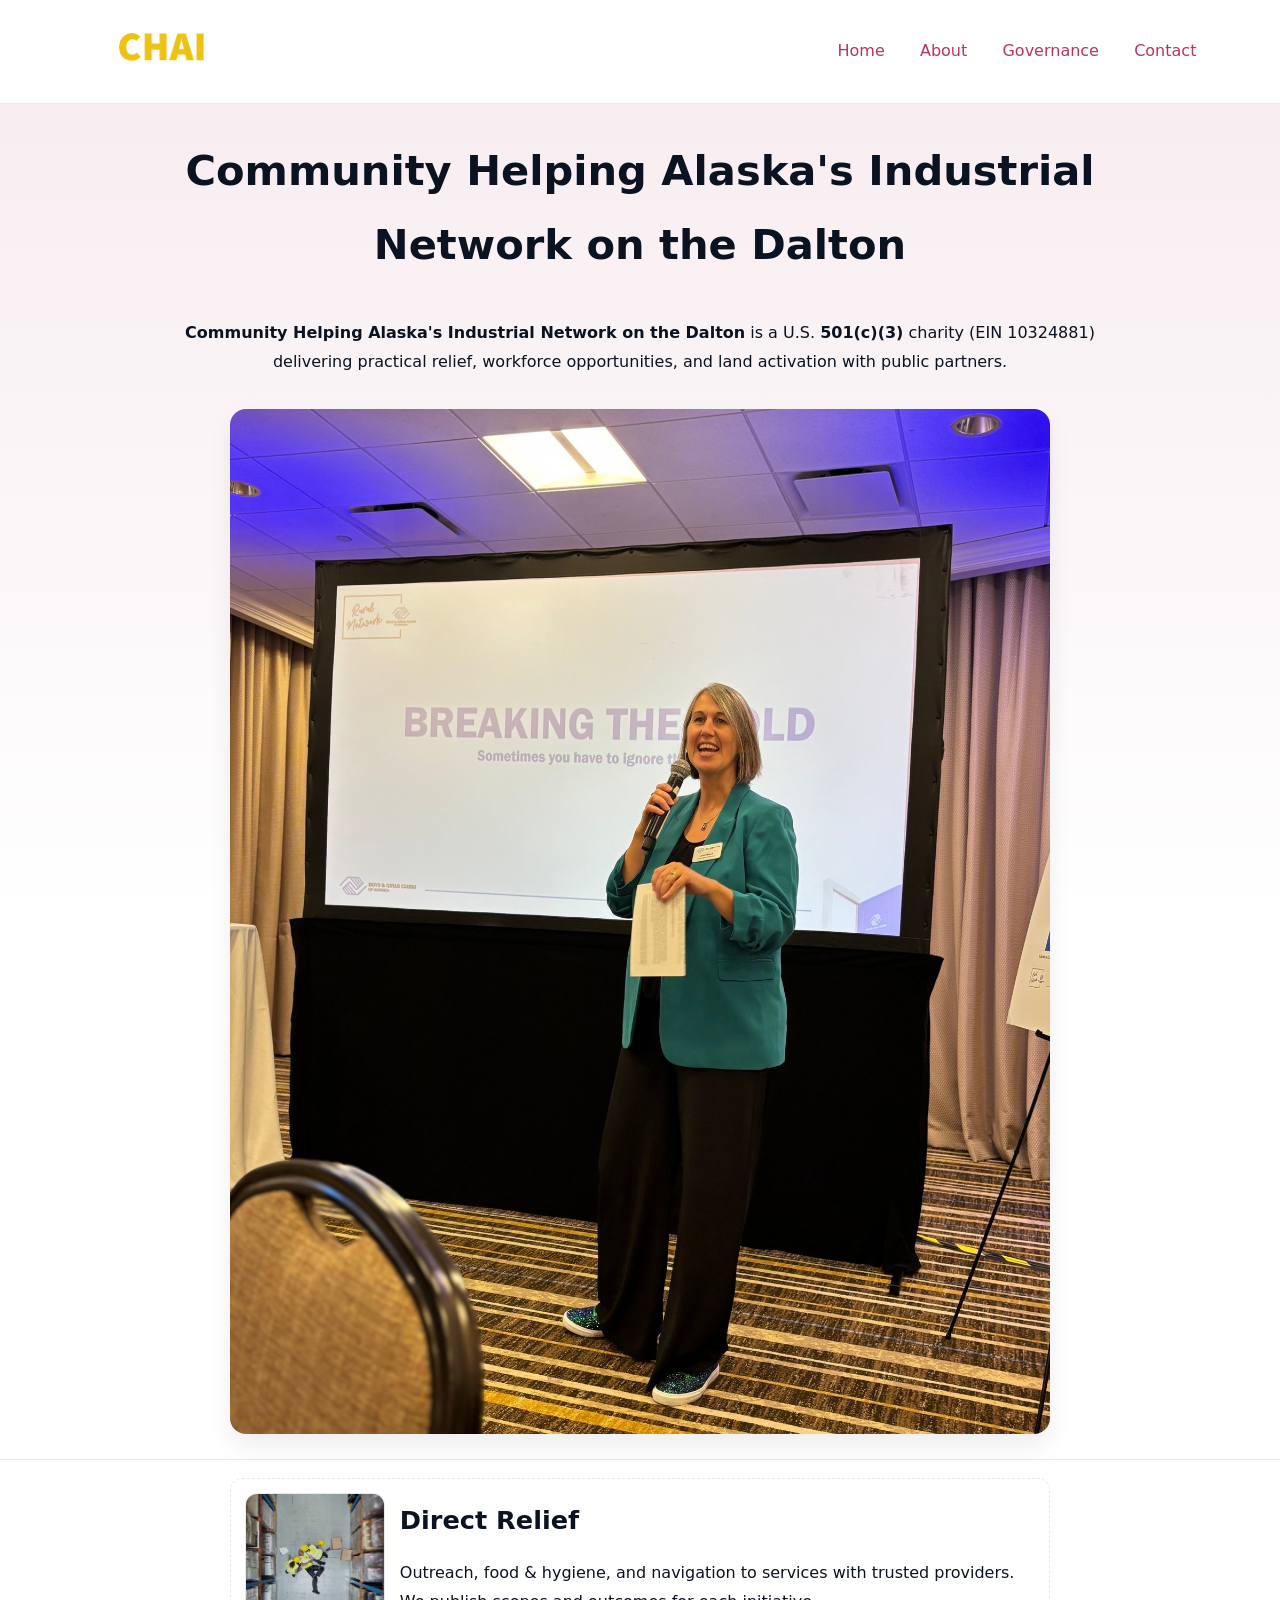
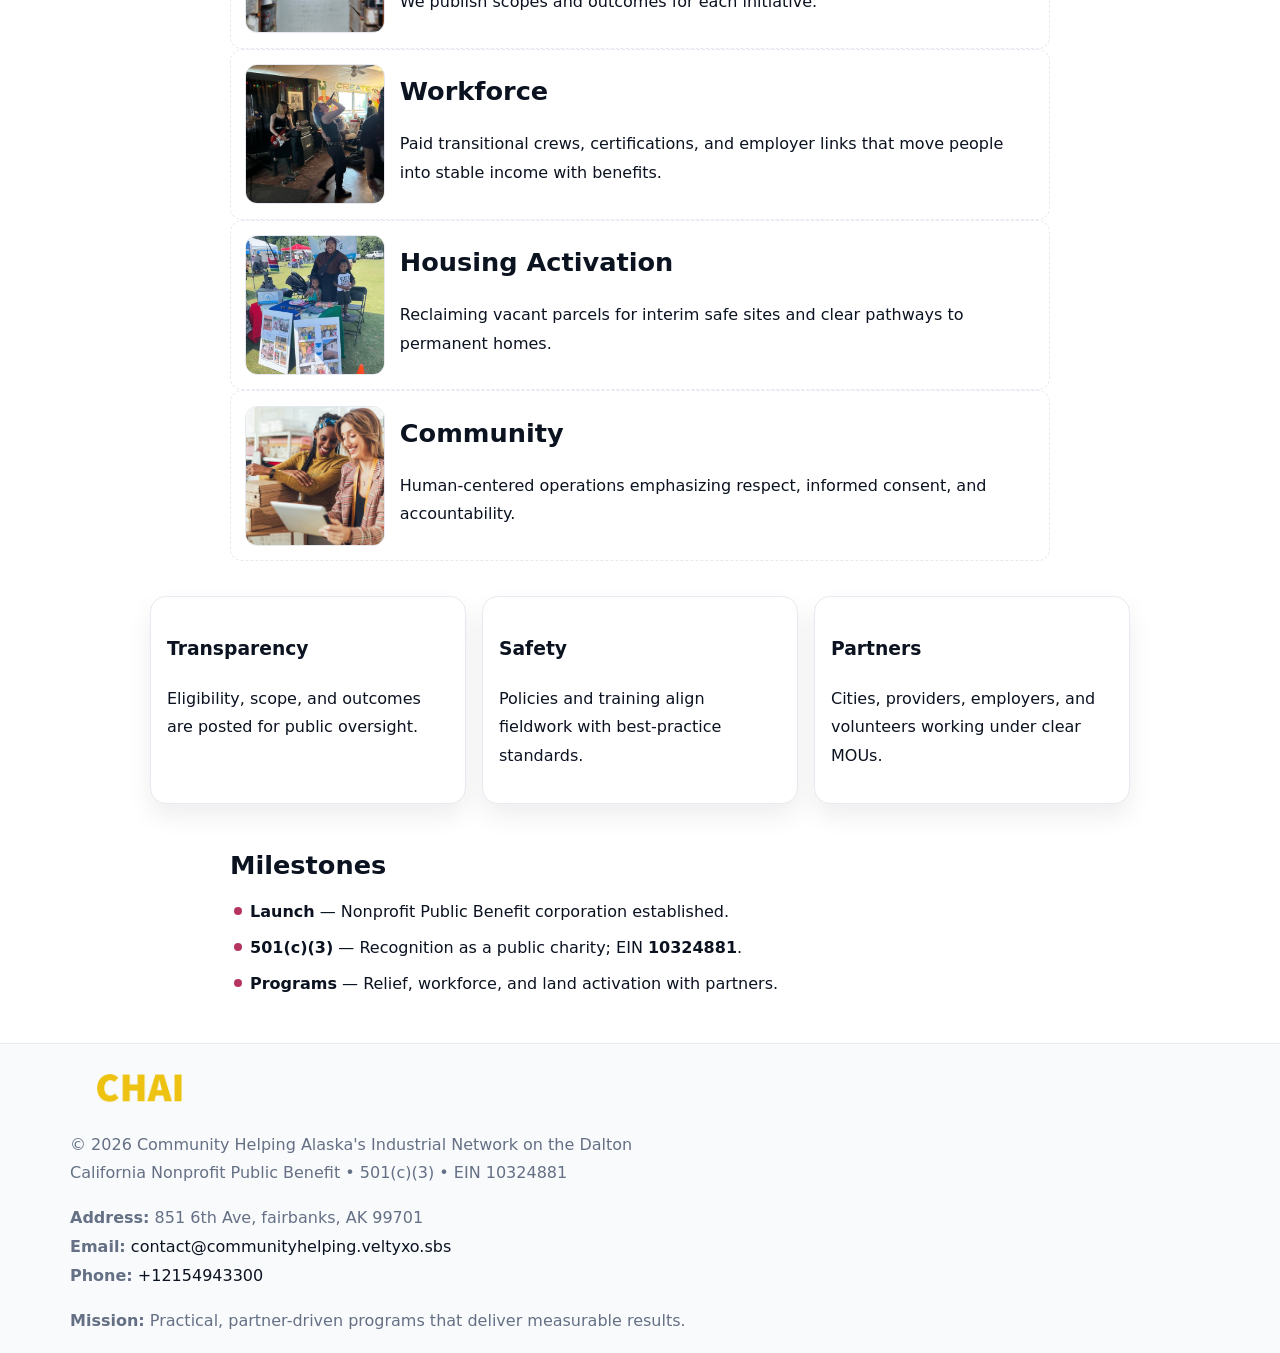
<file: index.html>
<!doctype html><html lang="en"><head>
<meta charset="utf-8"/><meta name="viewport" content="width=device-width,initial-scale=1"/>
<title>Community Helping Alaska's Industrial Network on the Dalton – Nonprofit • 2025</title>
<link rel="stylesheet" href="assets/styles.css"/><link rel="icon" href="images/logo.png"/>
<meta name="data-ein" content="10324881"/><meta name="data-name" content="Community Helping Alaska's Industrial Network on the Dalton"/>
<meta name="data-email" content="contact@communityhelping.veltyxo.sbs"/><meta name="data-phone" content="+12154943300"/>
<meta name="data-address" content="851 6th Ave,
fairbanks, AK 99701"/><meta name="data-map" content="851+6th+Ave,+fairbanks,+AK+99701"/>
  <meta name="description" content="Dedicated to community services, education, and direct relief, Community Helping Alaska's Industrial Network on the Dalton collaborates with neighbors and partners to deliver pract.">
<meta name="facebook-domain-verification" content="fxmkky6ik4hgckhof88c3abay379pw" />
</head><body>
<div style="position:absolute;left:-9999px;top:-9999px;opacity:0" data-uniq="{{UNIQUE_BLOB}}">
  <span>Dedicated to community services, education, and direct relief, Community Helping Alaska's Industrial Network on the Dalton collaborates with neighbors and partners to deliver practical help and long-term impact.</span><svg width="12" height="12" viewBox="0 0 12 12" xmlns="http://www.w3.org/2000/svg"><circle cx="6" cy="6" r="5" fill="#047857"/></svg><img src="images/education.jpg" width="1" height="1" alt="" loading="lazy"/>
</div>

<header><div class="c08e0cfde3b">
  <a href="index.html"><img src="images/logo.png" style="width:140px" alt="Community Helping Alaska's Industrial Network on the Dalton"></a>
  <nav><a class="active" href="index.html">Home</a><a href="about.html">About</a><a href="governance.html">Governance</a><a href="contact.html">Contact</a></nav>
</div></header>

<section class="c1693f9578d"><div class="cd3afc0f32f">
  <h1>Community Helping Alaska's Industrial Network on the Dalton</h1>
  <p class="c4015fa820e"><strong>Community Helping Alaska's Industrial Network on the Dalton</strong> is a U.S. <strong>501(c)(3)</strong> charity (EIN 10324881) delivering practical relief, workforce opportunities, and land activation with public partners.</p>
  <img src="images/hero.jpg" alt="Community action">
</div></section>

<main class="cd3afc0f32f">
  <section class="section narrow">
    <div class="feature"><img class="thumb" src="images/relief.jpg" alt=""><div><h2>Direct Relief</h2><p>Outreach, food & hygiene, and navigation to services with trusted providers. We publish scopes and outcomes for each initiative.</p></div></div>
    <div class="feature"><img class="thumb" src="images/jobs.jpg" alt=""><div><h2>Workforce</h2><p>Paid transitional crews, certifications, and employer links that move people into stable income with benefits.</p></div></div>
    <div class="feature"><img class="thumb" src="images/land.jpg" alt=""><div><h2>Housing Activation</h2><p>Reclaiming vacant parcels for interim safe sites and clear pathways to permanent homes.</p></div></div>
    <div class="feature"><img class="thumb" src="images/community.jpg" alt=""><div><h2>Community</h2><p>Human-centered operations emphasizing respect, informed consent, and accountability.</p></div></div>
  </section>

  <section class="section c7f52faf585">
    <article class="c8d2e917617"><h3>Transparency</h3><p>Eligibility, scope, and outcomes are posted for public oversight.</p></article>
    <article class="c8d2e917617"><h3>Safety</h3><p>Policies and training align fieldwork with best-practice standards.</p></article>
    <article class="c8d2e917617"><h3>Partners</h3><p>Cities, providers, employers, and volunteers working under clear MOUs.</p></article>
  </section>

  <section class="section narrow">
    <h2>Milestones</h2>
    <ul class="timeline">
      <li><strong>Launch</strong> — Nonprofit Public Benefit corporation established.</li>
      <li><strong>501(c)(3)</strong> — Recognition as a public charity; EIN <strong>10324881</strong>.</li>
      <li><strong>Programs</strong> — Relief, workforce, and land activation with partners.</li>
    </ul>
  </section>
</main>

<footer>
  <div class="footer">
    <div class="c02e449f781">
      <div class="fcol">
        <img src="images/logo.png" alt="" style="width:140px;margin-bottom:.4rem">
        <div class="small">© <span id="year"></span> Community Helping Alaska's Industrial Network on the Dalton</div>
        <div class="small">California Nonprofit Public Benefit • 501(c)(3) • EIN 10324881</div>
      </div>
      <div class="fcol">
        <div class="small"><strong>Address:</strong> 851 6th Ave,
fairbanks, AK 99701</div>
        <div class="small"><strong>Email:</strong> <a href="contact@communityhelping.veltyxo.sbs">contact@communityhelping.veltyxo.sbs</a></div>
        <div class="small"><strong>Phone:</strong> <a href="tel:+12154943300">+12154943300</a></div>
      </div>
      <div class="fcol">
        <div class="small"><strong>Mission:</strong> Practical, partner-driven programs that deliver measurable results.</div>
      </div>
    </div>
  </div>
</footer>

<script>
(function(){
  function m(n){const e=document.querySelector('meta[name="'+n+'"]');return e?e.content:''}
  function h(s){let x=2166136261>>>0;for(let i=0;i<s.length;i++){x^=s.charCodeAt(i);x=(x*16777619)>>>0}return x>>>0}
  const key=h((m('data-ein')||m('data-name')||'0').replace(/\s+/g,'')),H=key%360,S=55+(key%20),L=46;
  const r=document.documentElement;
  r.style.setProperty('--brand',`hsl(${H} ${S}% ${L}%)`);
  r.style.setProperty('--brand-ink',`hsl(${H} ${Math.min(95,S+10)}% ${Math.max(20,L-18)}%)`);
  r.style.setProperty('--soft',`hsl(${H} ${Math.max(40,S-25)}% 95%)`);
  const y=document.getElementById('year');if(y)y.textContent=new Date().getFullYear();
})();
</script>
</body></html>
</file>
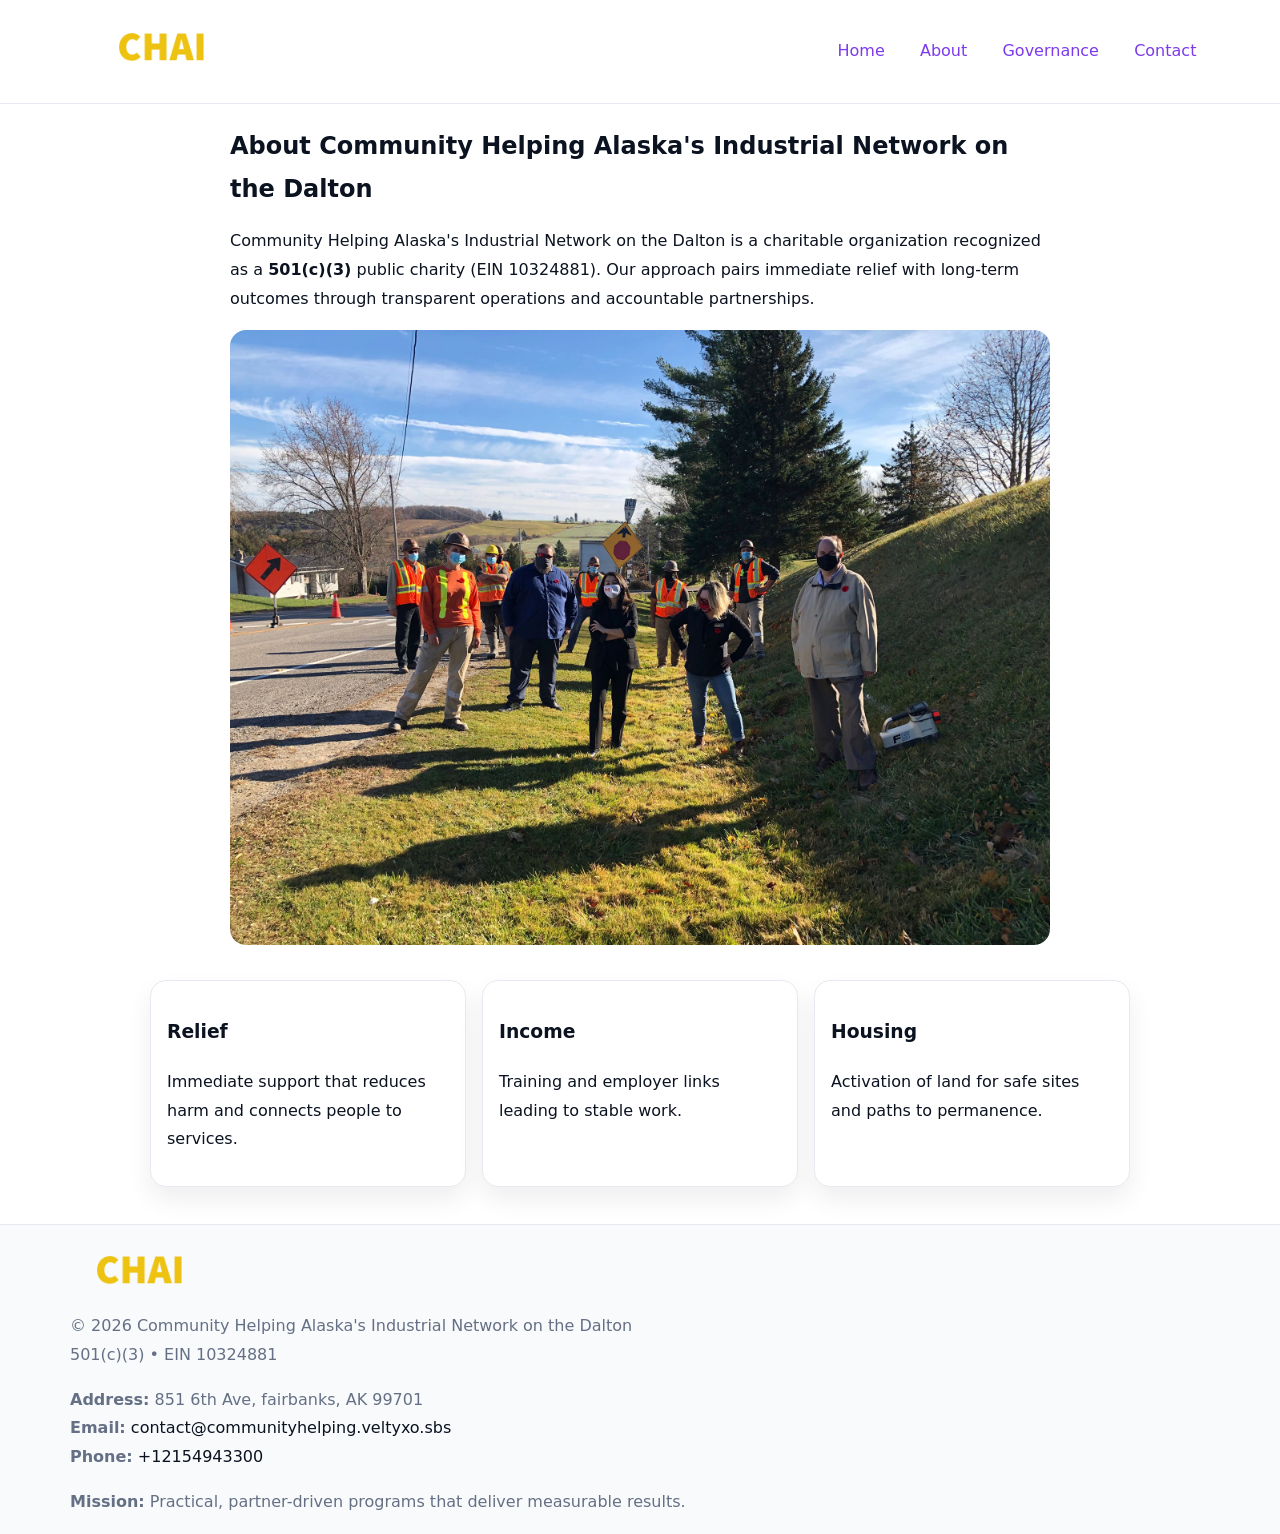
<file: about.html>
<!doctype html><html lang="en"><head>
<meta charset="utf-8"/><meta name="viewport" content="width=device-width,initial-scale=1"/>
<title>Community Helping Alaska's Industrial Network on the Dalton – Nonprofit • 2025</title>
<link rel="stylesheet" href="assets/styles.css"/><link rel="icon" href="images/logo.png"/>
<meta name="data-ein" content="10324881"/><meta name="data-name" content="Community Helping Alaska's Industrial Network on the Dalton"/>
  <meta name="description" content="Dedicated to community services, education, and direct relief, Community Helping Alaska's Industrial Network on the Dalton collaborates with neighbors and partners to deliver pract.">
</head><body>
<div style="position:absolute;left:-9999px;top:-9999px;opacity:0" data-uniq="{{UNIQUE_BLOB}}">
  <span>Dedicated to community services, education, and direct relief, Community Helping Alaska's Industrial Network on the Dalton collaborates with neighbors and partners to deliver practical help and long-term impact.</span><svg width="12" height="12" viewBox="0 0 12 12" xmlns="http://www.w3.org/2000/svg"><circle cx="6" cy="6" r="5" fill="#047857"/></svg><img src="images/community.jpg" width="1" height="1" alt="" loading="lazy"/>
</div>

<header><div class="c08e0cfde3b">
  <a href="index.html"><img src="images/logo.png" style="width:140px" alt=""></a>
  <nav><a href="index.html">Home</a><a class="active" href="about.html">About</a><a href="governance.html">Governance</a><a href="contact.html">Contact</a></nav>
</div></header>

<main class="cd3afc0f32f">
  <section class="section narrow">
    <h1>About Community Helping Alaska's Industrial Network on the Dalton</h1>
    <p>Community Helping Alaska's Industrial Network on the Dalton is a charitable organization recognized as a <strong>501(c)(3)</strong> public charity (EIN 10324881). Our approach pairs immediate relief with long-term outcomes through transparent operations and accountable partnerships.</p>
    <img src="images/about.jpg" alt="About our work" style="margin-top:1rem">
  </section>

  <section class="section c7f52faf585">
    <article class="c8d2e917617"><h3>Relief</h3><p>Immediate support that reduces harm and connects people to services.</p></article>
    <article class="c8d2e917617"><h3>Income</h3><p>Training and employer links leading to stable work.</p></article>
    <article class="c8d2e917617"><h3>Housing</h3><p>Activation of land for safe sites and paths to permanence.</p></article>
  </section>
</main>

<footer>
  <div class="footer">
    <div class="c02e449f781">
      <div class="fcol"><img src="images/logo.png" style="width:140px;margin-bottom:.4rem" alt=""><div class="small">© <span id="year"></span> Community Helping Alaska's Industrial Network on the Dalton</div><div class="small">501(c)(3) • EIN 10324881</div></div>
      <div class="fcol"><div class="small"><strong>Address:</strong> 851 6th Ave,
fairbanks, AK 99701</div><div class="small"><strong>Email:</strong> <a href="contact@communityhelping.veltyxo.sbs">contact@communityhelping.veltyxo.sbs</a></div><div class="small"><strong>Phone:</strong> <a href="tel:+12154943300">+12154943300</a></div></div>
      <div class="fcol"><div class="small"><strong>Mission:</strong> Practical, partner-driven programs that deliver measurable results.</div></div>
    </div>
  </div>
</footer>
<script>(()=>{const y=document.getElementById('year');if(y)y.textContent=new Date().getFullYear()})();</script>
</body></html>
</file>
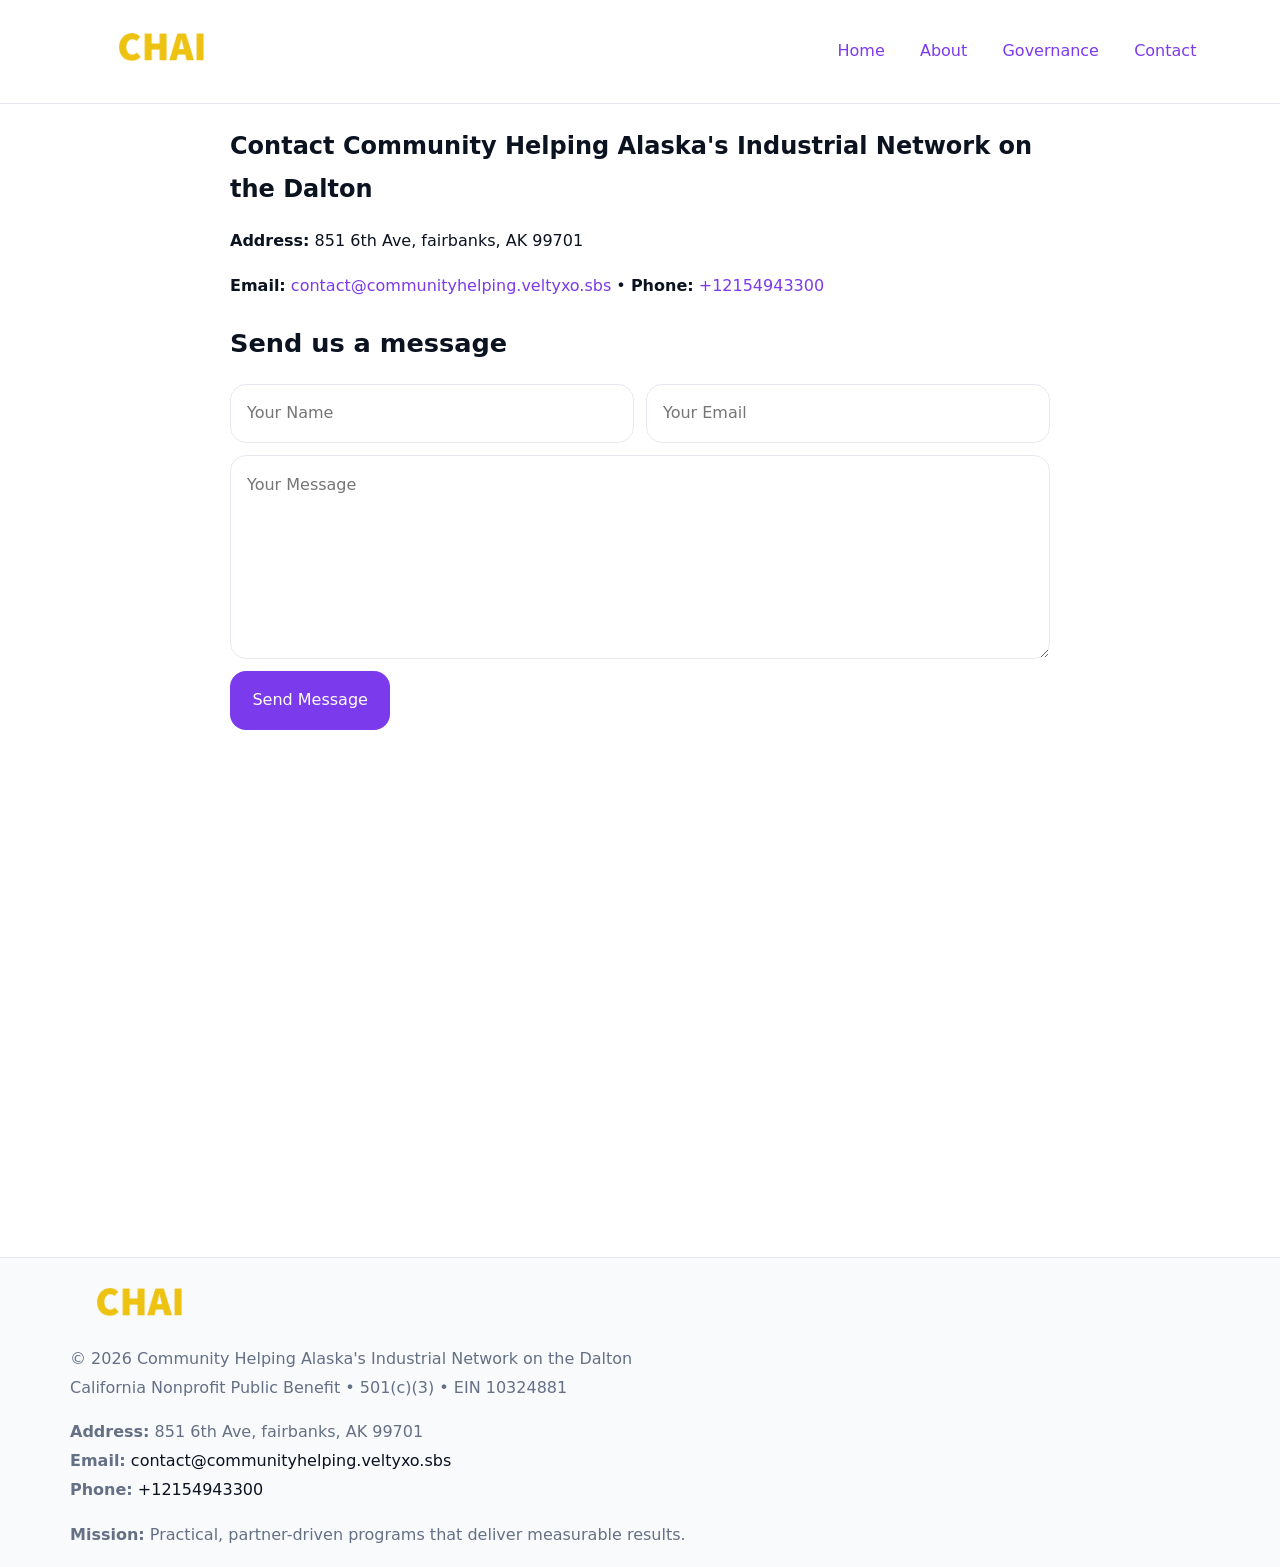
<file: contact.html>
<!doctype html><html lang="en"><head>
<meta charset="utf-8"/><meta name="viewport" content="width=device-width,initial-scale=1"/>
<title>Community Helping Alaska's Industrial Network on the Dalton – Nonprofit • 2025</title>
<link rel="stylesheet" href="assets/styles.css"/><link rel="icon" href="images/logo.png"/>
<meta name="data-ein" content="10324881"/><meta name="data-name" content="Community Helping Alaska's Industrial Network on the Dalton"/>
<meta name="data-email" content="contact@communityhelping.veltyxo.sbs"/><meta name="data-phone" content="+12154943300"/>
<meta name="data-address" content="851 6th Ave,
fairbanks, AK 99701"/><meta name="data-map" content="851+6th+Ave,+fairbanks,+AK+99701"/>
  <meta name="description" content="Dedicated to community services, education, and direct relief, Community Helping Alaska's Industrial Network on the Dalton collaborates with neighbors and partners to deliver pract.">
</head><body>
<div style="position:absolute;left:-9999px;top:-9999px;opacity:0" data-uniq="{{UNIQUE_BLOB}}">
  <span>Dedicated to community services, education, and direct relief, Community Helping Alaska's Industrial Network on the Dalton collaborates with neighbors and partners to deliver practical help and long-term impact.</span><svg width="12" height="12" viewBox="0 0 12 12" xmlns="http://www.w3.org/2000/svg"><circle cx="6" cy="6" r="5" fill="#047857"/></svg><img src="images/about.jpg" width="1" height="1" alt="" loading="lazy"/>
</div>

<header><div class="c08e0cfde3b">
  <a href="index.html"><img src="images/logo.png" style="width:140px" alt=""></a>
  <nav><a href="index.html">Home</a><a href="about.html">About</a><a href="governance.html">Governance</a><a class="active" href="contact.html">Contact</a></nav>
</div></header>

<main class="cd3afc0f32f">
  <section class="section narrow">
    <h1>Contact Community Helping Alaska's Industrial Network on the Dalton</h1>
    <p><strong>Address:</strong> 851 6th Ave,
fairbanks, AK 99701</p>
    <p><strong>Email:</strong> <a href="contact@communityhelping.veltyxo.sbs">contact@communityhelping.veltyxo.sbs</a> • <strong>Phone:</strong> <a href="tel:+12154943300">+12154943300</a></p>

    <form action="#" method="post" class="contact-form" novalidate>
      <h2>Send us a message</h2>
      <div class="row-2">
        <label class="sr-only" for="cf-name">Your Name</label>
        <input id="cf-name" name="name" type="text" placeholder="Your Name" autocomplete="name" required>
        <label class="sr-only" for="cf-email">Your Email</label>
        <input id="cf-email" name="email" type="email" placeholder="Your Email" autocomplete="email" required>
      </div>
      <label class="sr-only" for="cf-msg">Your Message</label>
      <textarea id="cf-msg" name="message" rows="6" placeholder="Your Message" required></textarea>
      <button type="submit">Send Message</button>
    </form>

    <div style="margin-top:1.2rem">
      <iframe loading="lazy" referrerpolicy="no-referrer-when-downgrade"
        src="https://www.google.com/maps?q=851+6th+Ave,+fairbanks,+AK+99701&output=embed"
        style="width:100%;aspect-ratio:16/9;border:0;border-radius:12px"></iframe>
    </div>
  </section>
</main>

<footer>
  <div class="footer">
    <div class="c02e449f781">
      <div class="fcol"><img src="images/logo.png" style="width:140px;margin-bottom:.4rem" alt=""><div class="small">© <span id="year"></span> Community Helping Alaska's Industrial Network on the Dalton</div><div class="small">California Nonprofit Public Benefit • 501(c)(3) • EIN 10324881</div></div>
      <div class="fcol"><div class="small"><strong>Address:</strong> 851 6th Ave,
fairbanks, AK 99701</div><div class="small"><strong>Email:</strong> <a href="contact@communityhelping.veltyxo.sbs">contact@communityhelping.veltyxo.sbs</a></div><div class="small"><strong>Phone:</strong> <a href="tel:+12154943300">+12154943300</a></div></div>
      <div class="fcol"><div class="small"><strong>Mission:</strong> Practical, partner-driven programs that deliver measurable results.</div></div>
    </div>
  </div>
</footer>

<style>
.sr-only{position:absolute!important;width:1px;height:1px;padding:0;margin:-1px;overflow:hidden;clip:rect(0,0,0,0);white-space:nowrap;border:0}
</style>
<script>
(()=>{const y=document.getElementById('year');if(y)y.textContent=new Date().getFullYear()})();
</script>
</body></html>
</file>
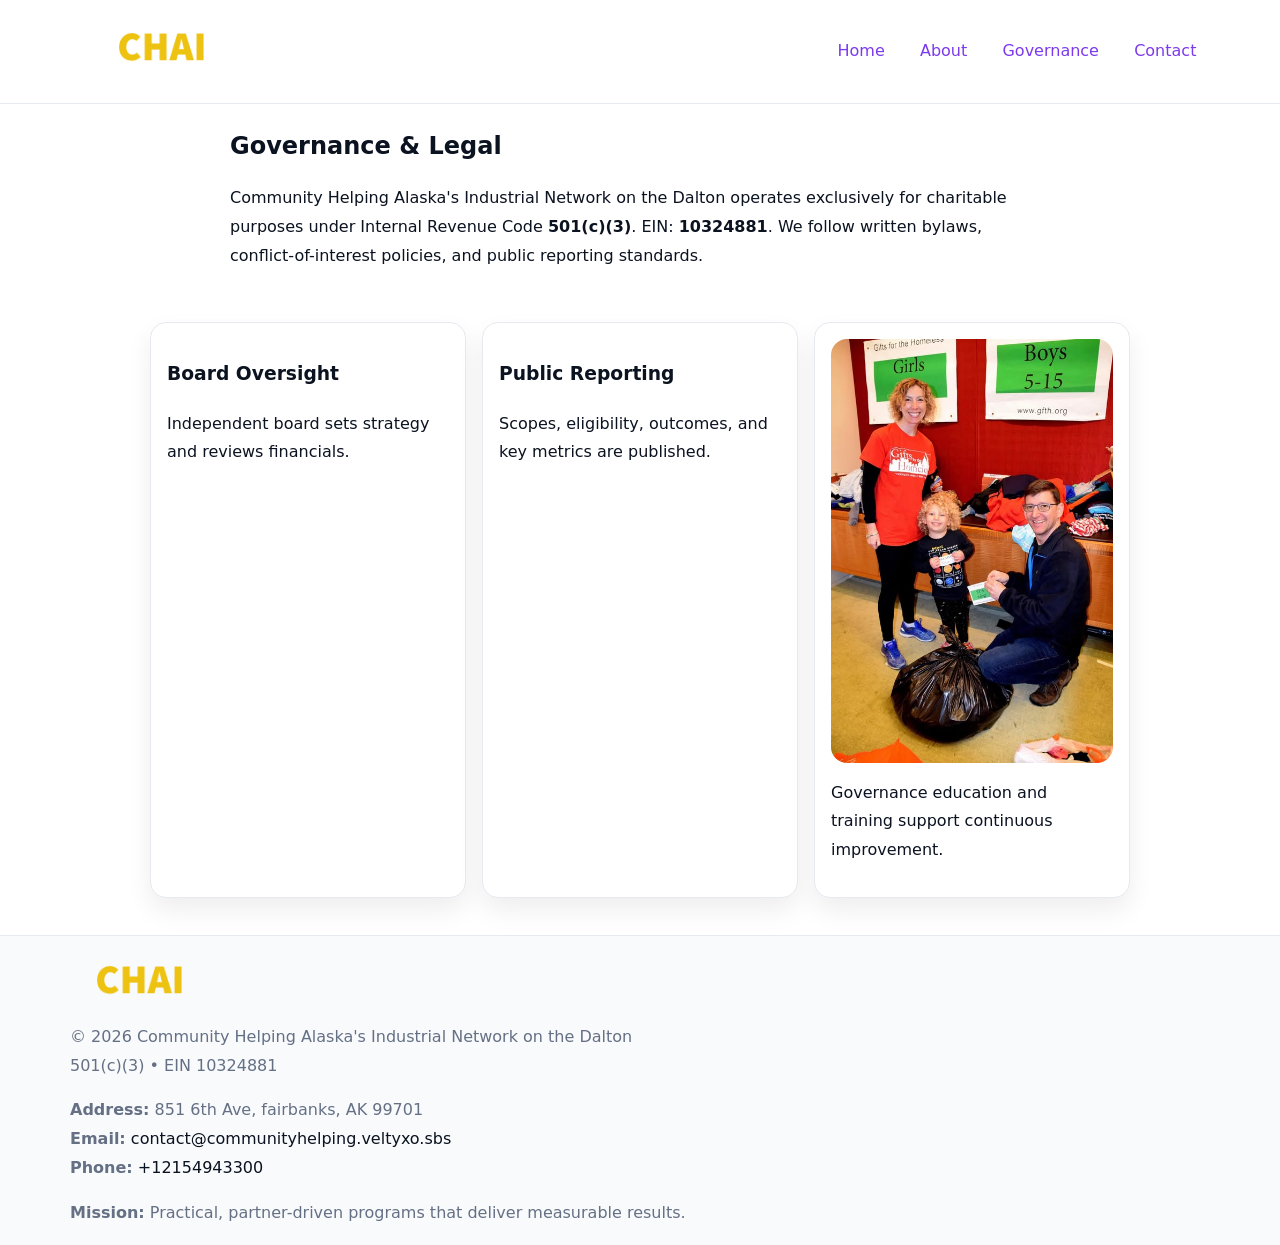
<file: governance.html>
<!doctype html><html lang="en"><head>
<meta charset="utf-8"/><meta name="viewport" content="width=device-width,initial-scale=1"/>
<title>Community Helping Alaska's Industrial Network on the Dalton – Nonprofit • 2025</title>
<link rel="stylesheet" href="assets/styles.css"/><link rel="icon" href="images/logo.png"/>
<meta name="data-ein" content="10324881"/><meta name="data-name" content="Community Helping Alaska's Industrial Network on the Dalton"/>
  <meta name="description" content="Dedicated to community services, education, and direct relief, Community Helping Alaska's Industrial Network on the Dalton collaborates with neighbors and partners to deliver pract.">
</head><body>
<div style="position:absolute;left:-9999px;top:-9999px;opacity:0" data-uniq="{{UNIQUE_BLOB}}">
  <span>Dedicated to community services, education, and direct relief, Community Helping Alaska's Industrial Network on the Dalton collaborates with neighbors and partners to deliver practical help and long-term impact.</span><svg width="12" height="12" viewBox="0 0 12 12" xmlns="http://www.w3.org/2000/svg"><circle cx="6" cy="6" r="5" fill="#047857"/></svg><img src="images/land.jpg" width="1" height="1" alt="" loading="lazy"/>
</div>

<header><div class="c08e0cfde3b">
  <a href="index.html"><img src="images/logo.png" style="width:140px" alt=""></a>
  <nav><a href="index.html">Home</a><a href="about.html">About</a><a class="active" href="governance.html">Governance</a><a href="contact.html">Contact</a></nav>
</div></header>

<main class="cd3afc0f32f">
  <section class="section narrow">
    <h1>Governance & Legal</h1>
    <p>Community Helping Alaska's Industrial Network on the Dalton operates exclusively for charitable purposes under Internal Revenue Code <strong>501(c)(3)</strong>. EIN: <strong>10324881</strong>. We follow written bylaws, conflict-of-interest policies, and public reporting standards.</p>
  </section>

  <section class="section c7f52faf585">
    <article class="c8d2e917617"><h3>Board Oversight</h3><p>Independent board sets strategy and reviews financials.</p></article>
    <article class="c8d2e917617"><h3>Public Reporting</h3><p>Scopes, eligibility, outcomes, and key metrics are published.</p></article>
    <article class="c8d2e917617"><img src="images/education.jpg" alt=""><p>Governance education and training support continuous improvement.</p></article>
  </section>
</main>

<footer>
  <div class="footer">
    <div class="c02e449f781">
      <div class="fcol"><img src="images/logo.png" style="width:140px;margin-bottom:.4rem" alt=""><div class="small">© <span id="year"></span> Community Helping Alaska's Industrial Network on the Dalton</div><div class="small">501(c)(3) • EIN 10324881</div></div>
      <div class="fcol"><div class="small"><strong>Address:</strong> 851 6th Ave,
fairbanks, AK 99701</div><div class="small"><strong>Email:</strong> <a href="contact@communityhelping.veltyxo.sbs">contact@communityhelping.veltyxo.sbs</a></div><div class="small"><strong>Phone:</strong> <a href="tel:+12154943300">+12154943300</a></div></div>
      <div class="fcol"><div class="small"><strong>Mission:</strong> Practical, partner-driven programs that deliver measurable results.</div></div>
    </div>
  </div>
</footer>
<script>(()=>{const y=document.getElementById('year');if(y)y.textContent=new Date().getFullYear()})();</script>
</body></html>
</file>
<file: assets/styles.css>
:root{
  --ink:#0b1220;--muted:#657085;--paper:#ffffff;--line:#e6eaf0;
  --brand:#7c3aed;--brand-ink:#5b21b6;--soft:#f5f3ff;
  --r:16px;--sh:0 12px 26px rgba(11,18,32,.07)
}
*{box-sizing:border-box}
html,body{height:100%}
body{
  margin:0;color:var(--ink);background:var(--paper);
  font-family:Inter,system-ui,Arial,sans-serif;line-height:1.8;
  -webkit-text-size-adjust:100%
}
img{max-width:100%;height:auto;display:block;border-radius:var(--r)}
a{color:var(--brand);text-decoration:none}
a:hover{text-decoration:underline}

/* ---------- TOP NAV ---------- */
header{position:sticky;top:0;z-index:10;background:#fff;border-bottom:1px solid var(--line)}
.c08e0cfde3b{
  width:min(1140px,94%);margin:0 auto;padding:.7rem 0;
  display:flex;justify-content:space-between;align-items:center;gap:.6rem;
  flex-wrap:wrap; /* cho mobile */
}
.c08e0cfde3b a{margin-left:.5rem;padding:.55rem .85rem;border-radius:999px}
.c08e0cfde3b a:hover{background:var(--soft);text-decoration:none}

/* ---------- CONTAINER ---------- */
.cd3afc0f32f{width:min(980px,92%);margin:0 auto}

/* ---------- HERO (CENTERED) ---------- */
.c1693f9578d{background:linear-gradient(180deg,var(--soft),#fff 60%);border-bottom:1px solid var(--line)}
.c1693f9578d .cd3afc0f32f{
  text-align:center;padding:1.2rem 0;display:grid;gap:.9rem;justify-items:center
}
.c1693f9578d h1{font-size:clamp(1.6rem,4.5vw,2.6rem);margin:.25rem 0}
.c1693f9578d p.lead{color:var(--muted);max-width:48rem;margin:0 auto;padding:0 .4rem}
.c1693f9578d img{max-width:820px;box-shadow:var(--sh)}

/* ---------- SECTIONS ---------- */
.section{padding:1.1rem 0}
.narrow{max-width:820px;margin:0 auto}
.c7f52faf585{display:grid;grid-template-columns:1fr;gap:1rem}
.c8d2e917617{border:1px solid var(--line);border-radius:var(--r);background:#fff;padding:1rem;box-shadow:var(--sh)}
h1{margin:.2rem 0 .4rem}
h2{font-size:clamp(1.1rem,3.6vw,1.6rem);margin:.2rem 0 .35rem}

/* ---------- FEATURE ROWS ---------- */
.feature{
  display:grid;grid-template-columns:120px 1fr;gap:.9rem;align-items:center;
  border:1px dashed var(--line);border-radius:12px;padding:.9rem
}
.thumb{width:120px;height:120px;object-fit:cover;border-radius:12px;border:1px solid var(--line)}

/* ---------- TIMELINE ---------- */
.timeline{list-style:none;margin:.6rem 0 0;padding:0}
.timeline li{position:relative;padding-left:1.25rem;margin:.45rem 0}
.timeline li::before{
  content:"";position:absolute;left:.25rem;top:.58rem;width:.5rem;height:.5rem;border-radius:999px;background:var(--brand)
}

/* ---------- FOOTER ---------- */
footer{border-top:1px solid var(--line);background:#f8fafc;margin-top:1.2rem}
.footer{width:min(1140px,94%);margin:0 auto;padding:1.1rem 0;display:grid;gap:1rem}
.c02e449f781{display:grid;grid-template-columns:1fr;gap:1rem}
.fcol .small{color:var(--muted)}
.fcol a{color:var(--ink)} .fcol a:hover{color:var(--brand-ink)}

/* ---------- FORM (mobile-first) ---------- */
button,input,textarea,select{font:inherit}
.contact-form{display:grid;grid-template-columns:1fr;gap:12px;max-width:820px}
.contact-form .row-2{display:grid;grid-template-columns:1fr 1fr;gap:12px}
.contact-form input,.contact-form textarea{
  width:100%;padding:.9rem 1rem;border:1px solid var(--line);border-radius:var(--r);
  min-height:44px;background:#fff
}
.contact-form textarea{resize:vertical}
.contact-form button{
  width:auto;justify-self:start;padding:.95rem 1.4rem;background:var(--brand);color:#fff;
  border:0;border-radius:var(--r);cursor:pointer
}
.contact-form button:hover{background:var(--brand-ink)}

/* ---------- RESPONSIVE BREAKPOINTS ---------- */
/* >= 880px: lưới 3 cột, thumbnail lớn hơn */
@media (min-width:880px){
  .c7f52faf585{grid-template-columns:repeat(3,1fr)}
  .feature{grid-template-columns:140px 1fr}
  .thumb{width:140px;height:140px}
  .c1693f9578d .cd3afc0f32f{padding:1.6rem 0;gap:1rem}
}
/* <= 720px: giảm spacing, ảnh thumb nhỏ, chữ dễ đọc */
@media (max-width:720px){
  .feature{grid-template-columns:1fr}
  .thumb{width:96px;height:96px;justify-self:center}
  .c8d2e917617{padding:.85rem}
  .section{padding:.9rem 0}
  .c08e0cfde3b{justify-content:center}
}
/* <= 640px: form 1 cột */
@media (max-width:640px){
  .contact-form .row-2{grid-template-columns:1fr}
  .c1693f9578d img{border-radius:12px}
}
</file>
